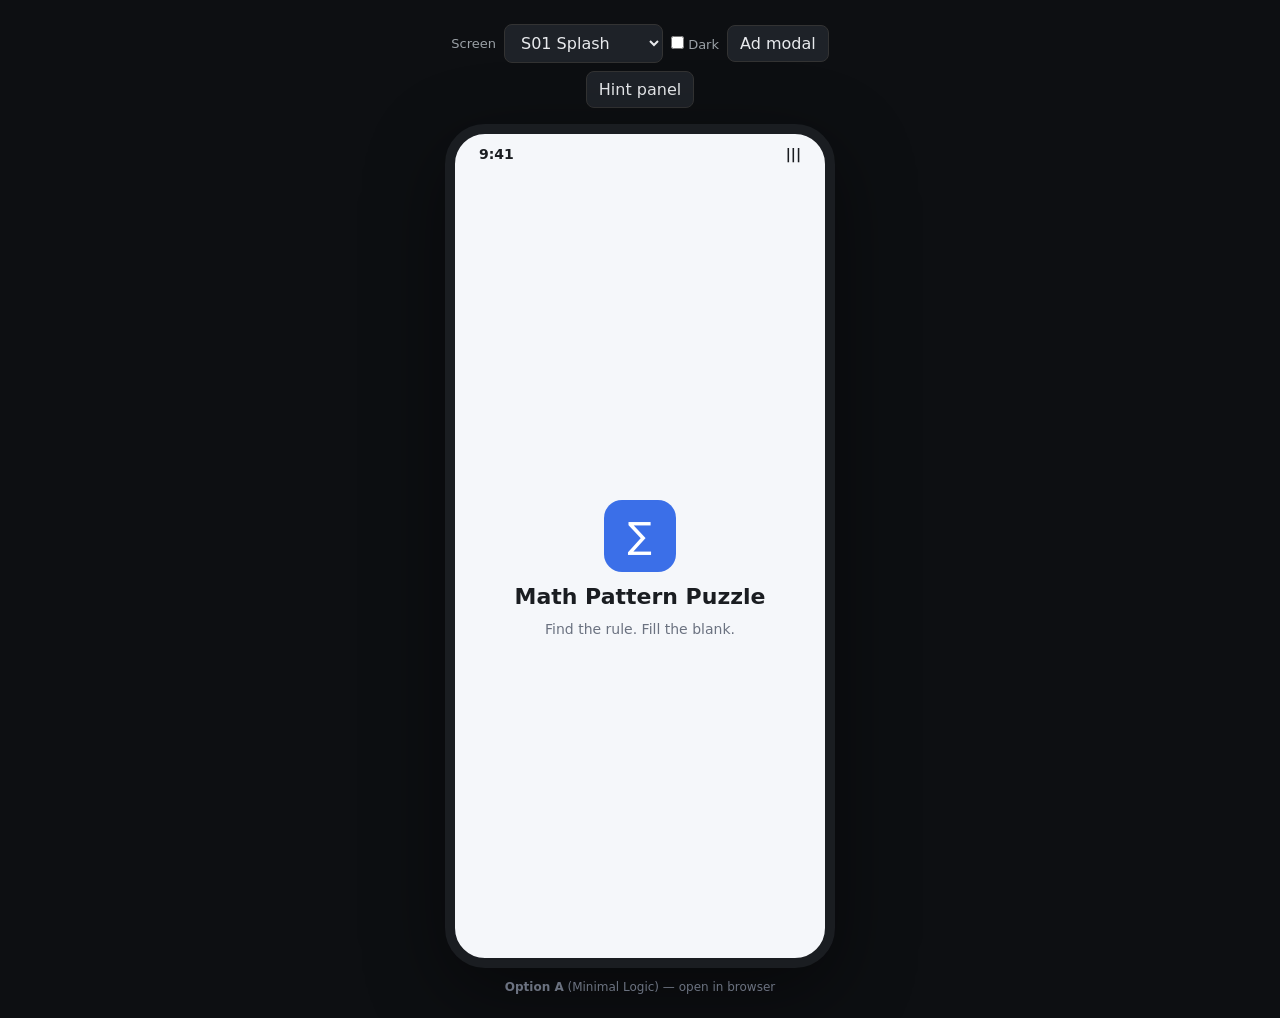
<file: docs/design/mock-a/index.html>
<!DOCTYPE html>
<html lang="en">
<head>
  <meta charset="UTF-8" />
  <meta name="viewport" content="width=device-width, initial-scale=1" />
  <title>Math Pattern Puzzle — Design A</title>
  <link rel="stylesheet" href="styles.css" />
</head>
<body>
  <div class="toolbar">
    <label for="screenSelect">Screen</label>
    <select id="screenSelect">
      <option value="splash">S01 Splash</option>
      <option value="levels">S04 Levels</option>
      <option value="puzzle">S05 Puzzle</option>
      <option value="complete">S06 Complete</option>
      <option value="settings">S08 Settings</option>
    </select>
    <label><input type="checkbox" id="darkToggle" /> Dark</label>
    <button type="button" id="showAdModal">Ad modal</button>
    <button type="button" id="showHint">Hint panel</button>
  </div>

  <div class="phone" id="phone" data-theme="light">
    <div class="status-bar"><span>9:41</span><span>|||</span></div>

    <section class="screen splash active" data-screen="splash">
      <div class="splash">
        <div class="logo">&#8721;</div>
        <h1>Math Pattern Puzzle</h1>
        <p>Find the rule. Fill the blank.</p>
      </div>
    </section>

    <section class="screen" data-screen="levels">
      <header class="header">
        <h1>Levels</h1>
        <button type="button" class="icon-btn" data-goto="settings">&#9881;</button>
      </header>
      <p class="progress-line">Progress: 3 / 100</p>
      <div class="level-grid" id="levelGrid"></div>
      <div class="banner-placeholder">Banner ad (optional)</div>
    </section>

    <section class="screen" data-screen="puzzle">
      <header class="header">
        <button type="button" class="icon-btn" data-goto="levels">&larr;</button>
        <h1>Level 3</h1>
      </header>
      <div class="card">
        <p class="puzzle-prompt">Find the missing number.</p>
        <div class="puzzle-grid">
          <span>8</span><span>1</span><span>6</span>
          <span>3</span><span>5</span><span>7</span>
          <span>4</span><span>9</span><span class="q">?</span>
        </div>
        <input type="number" placeholder="Your answer" />
        <button type="button" class="btn btn-primary">Submit</button>
        <div class="row-2">
          <button type="button" class="btn btn-secondary">Hint</button>
          <button type="button" class="btn btn-secondary">Show answer</button>
        </div>
        <div class="hint-panel" id="hintPanel" hidden>
          <strong>Hint:</strong> Look at the sum of each row.
        </div>
      </div>
    </section>

    <section class="screen" data-screen="complete">
      <header class="header"><h1>Level 3</h1></header>
      <div class="card complete-card">
        <p class="complete-icon">&#10003; &#9733;</p>
        <h2>Correct!</h2>
        <p class="muted">Perfect solve — no hints used.</p>
        <button type="button" class="btn btn-primary" data-goto="puzzle">Next level</button>
        <button type="button" class="btn btn-ghost" data-goto="levels">Back to levels</button>
      </div>
    </section>

    <section class="screen" data-screen="settings">
      <header class="header">
        <button type="button" class="icon-btn" data-goto="levels">&larr;</button>
        <h1>Settings</h1>
      </header>
      <div class="settings-list">
        <div class="settings-row"><span>Mute all</span><span class="toggle"></span></div>
        <div class="settings-row"><span>Music</span><span class="toggle on"></span></div>
        <div class="settings-row"><span>Sound effects</span><span class="toggle on"></span></div>
        <div class="settings-row"><span>Contact us</span><span class="chev">&rsaquo;</span></div>
        <div class="settings-row"><span>Support the developer</span><span class="chev">&rsaquo;</span></div>
        <div class="settings-row"><span>Privacy policy</span><span class="chev">&rsaquo;</span></div>
        <div class="settings-row"><span>Terms of use</span><span class="chev">&rsaquo;</span></div>
        <div class="settings-row"><span>About</span><span class="chev">&rsaquo;</span></div>
        <div class="settings-row danger"><span>Reset progress</span><span class="chev">&rsaquo;</span></div>
      </div>
    </section>

    <div class="modal-overlay" id="adModal">
      <div class="modal">
        <h2>Watch a short video</h2>
        <p>Unlock hint for this level.</p>
        <button type="button" class="btn btn-primary">Watch</button>
        <button type="button" class="btn btn-ghost" id="closeAd">Cancel</button>
      </div>
    </div>
  </div>

  <p class="caption"><strong>Option A</strong> (Minimal Logic) — open in browser</p>

  <script src="app.js"></script>
</body>
</html>
</file>
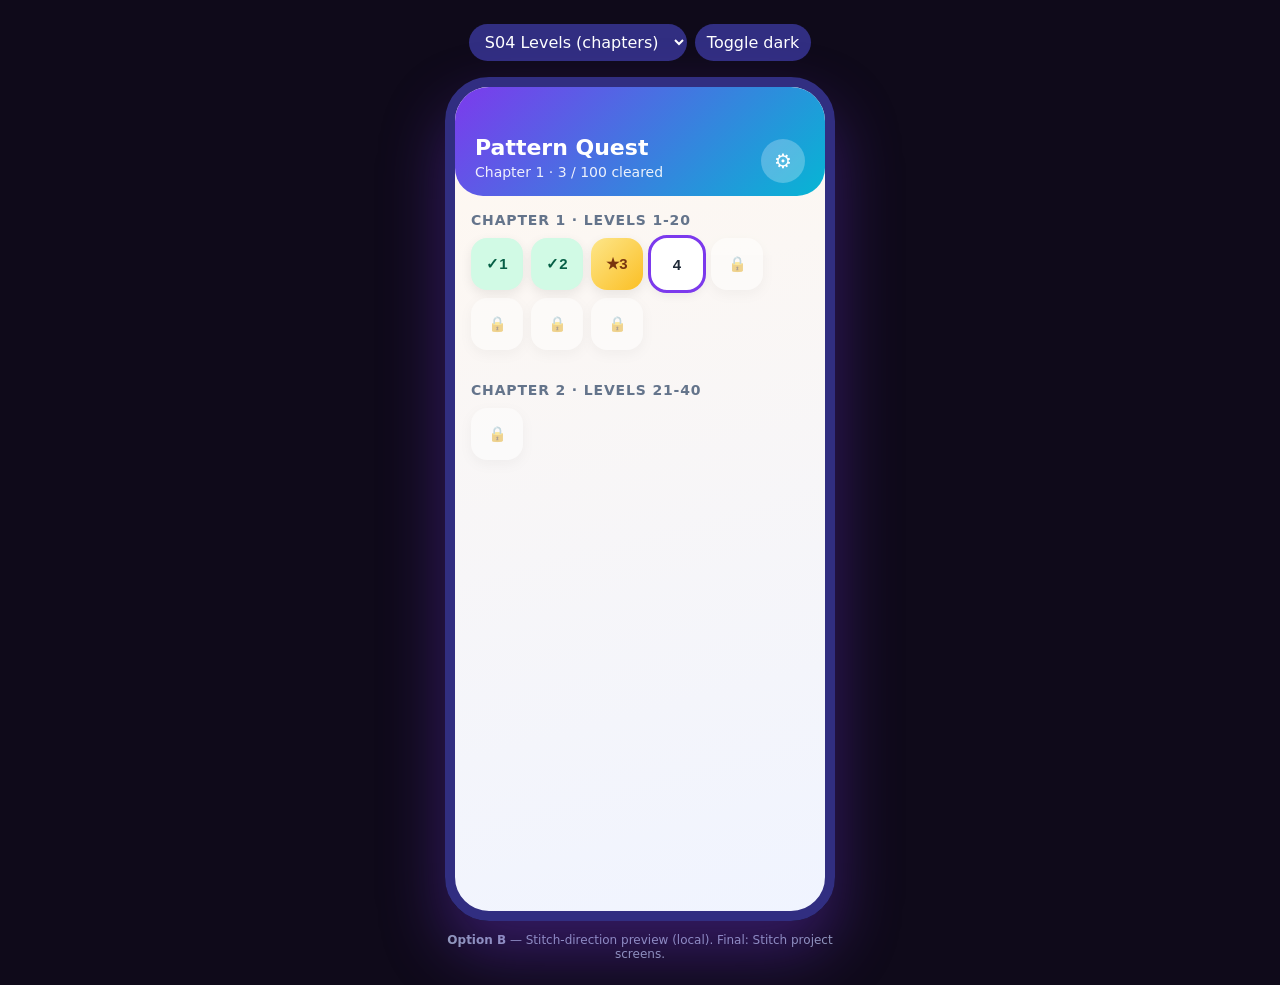
<file: docs/design/mock-b/index.html>
<!DOCTYPE html>
<html lang="en">
<head>
  <meta charset="UTF-8" />
  <meta name="viewport" content="width=device-width, initial-scale=1" />
  <title>Math Pattern Puzzle — Design B (Stitch)</title>
  <link rel="stylesheet" href="styles.css" />
</head>
<body>
  <div class="toolbar">
    <select id="screenSelect">
      <option value="levels">S04 Levels (chapters)</option>
      <option value="puzzle">S05 Puzzle</option>
      <option value="complete">S06 Complete</option>
      <option value="modal">Ad modal</option>
    </select>
    <button type="button" id="darkToggle">Toggle dark</button>
  </div>
  <div class="phone" id="phone" data-theme="light" style="position:relative">
    <section class="screen levels active" data-screen="levels">
      <div class="hero-header">
        <button type="button" class="fab-settings" title="Settings">&#9881;</button>
        <h1>Pattern Quest</h1>
        <p>Chapter 1 · 3 / 100 cleared</p>
      </div>
      <div class="chapter">
        <h2>Chapter 1 · Levels 1-20</h2>
        <div class="level-row" id="chips"></div>
      </div>
      <div class="chapter">
        <h2>Chapter 2 · Levels 21-40</h2>
        <div class="level-row">
          <button type="button" class="chip lock">&#128274;</button>
        </div>
      </div>
    </section>
    <section class="screen" data-screen="puzzle">
      <div class="hero-header" style="padding-top:44px">
        <h1>Level 4</h1>
        <p>Find the missing number</p>
      </div>
      <div class="card">
        <div class="puzzle-grid">
          <span>8</span><span>1</span><span>6</span>
          <span>3</span><span>5</span><span>7</span>
          <span>4</span><span>9</span><span class="q">?</span>
        </div>
        <input type="number" placeholder="?" />
        <button type="button" class="btn btn-main">Submit</button>
        <div class="row">
          <button type="button" class="btn btn-soft">&#128161; Hint</button>
          <button type="button" class="btn btn-soft">Answer</button>
        </div>
      </div>
    </section>
    <section class="screen" data-screen="complete">
      <div class="card" style="margin-top:120px;text-align:center">
        <p style="font-size:56px">&#127881;</p>
        <h2 style="margin:12px 0">Level cleared!</h2>
        <button type="button" class="btn btn-main">Next level</button>
      </div>
    </section>
    <div class="modal-overlay show" data-screen="modal" id="adModal" style="display:none">
      <div class="modal">
        <p class="icon">&#127916;</p>
        <h2>Unlock hint</h2>
        <p style="color:var(--muted);margin:12px 0 20px">Watch a short video to continue.</p>
        <button type="button" class="btn btn-main">Watch video</button>
        <button type="button" class="btn btn-soft" id="closeAd">Not now</button>
      </div>
    </div>
  </div>
  <p class="caption"><strong>Option B</strong> — Stitch-direction preview (local). Final: Stitch project screens.</p>
  <script src="app.js"></script>
</body>
</html>
</file>
<file: docs/design/mock-a/styles.css>
/* Option A — Minimal Logic (자체안) */
:root {
  --bg: #f5f7fa;
  --surface: #ffffff;
  --primary: #3b6fe8;
  --primary-pressed: #2f5fcb;
  --text: #1a1d21;
  --muted: #6b7280;
  --success: #2e9e5b;
  --error: #d14343;
  --border: #e5e7eb;
  --locked: #c4c9d0;
  --star: #f5a623;
  --radius: 12px;
  --font: "Segoe UI", system-ui, -apple-system, sans-serif;
}

[data-theme="dark"] {
  --bg: #121418;
  --surface: #1e2228;
  --primary: #5b8fff;
  --primary-pressed: #4a7ae6;
  --text: #e8eaed;
  --muted: #9aa0a6;
  --border: #2d333b;
  --locked: #4a4f57;
}

* { box-sizing: border-box; margin: 0; padding: 0; }

body {
  font-family: var(--font);
  background: #0d0f12;
  color: var(--text);
  min-height: 100vh;
  display: flex;
  flex-direction: column;
  align-items: center;
  padding: 24px 16px;
}

.toolbar {
  width: min(100%, 420px);
  display: flex;
  gap: 8px;
  flex-wrap: wrap;
  margin-bottom: 16px;
  align-items: center;
  justify-content: center;
}

.toolbar label { color: #9aa0a6; font-size: 13px; }

.toolbar select, .toolbar button {
  font: inherit;
  padding: 8px 12px;
  border-radius: 8px;
  border: 1px solid #333;
  background: #1e2228;
  color: #e8eaed;
  cursor: pointer;
}

.phone {
  width: 390px;
  height: 844px;
  background: var(--bg);
  border-radius: 40px;
  border: 10px solid #1a1d21;
  overflow: hidden;
  display: flex;
  flex-direction: column;
  box-shadow: 0 24px 80px rgba(0,0,0,.45);
}

.status-bar {
  height: 44px;
  padding: 12px 24px 0;
  font-size: 14px;
  font-weight: 600;
  display: flex;
  justify-content: space-between;
  color: var(--text);
}

.screen { flex: 1; display: none; flex-direction: column; overflow: auto; }
.screen.active { display: flex; }

.header {
  padding: 8px 16px 12px;
  display: flex;
  align-items: center;
  gap: 12px;
}

.header h1 { font-size: 20px; font-weight: 600; flex: 1; }

.icon-btn {
  width: 44px; height: 44px;
  border: none; background: transparent;
  font-size: 20px; cursor: pointer;
  color: var(--text);
  border-radius: 10px;
}

.icon-btn:hover { background: var(--border); }

.progress-line {
  margin: 0 16px 12px;
  font-size: 14px;
  color: var(--muted);
}

.level-grid {
  display: grid;
  grid-template-columns: repeat(5, 1fr);
  gap: 10px;
  padding: 0 16px 16px;
}

.level-cell {
  aspect-ratio: 1;
  border-radius: var(--radius);
  background: var(--surface);
  border: 2px solid var(--border);
  display: flex;
  align-items: center;
  justify-content: center;
  font-weight: 600;
  font-size: 15px;
  cursor: pointer;
}

.level-cell.done { border-color: var(--success); color: var(--success); }
.level-cell.perfect { border-color: var(--star); color: var(--star); }
.level-cell.locked { background: var(--locked); color: #fff; opacity: .7; cursor: not-allowed; }
.level-cell.current { border-color: var(--primary); box-shadow: 0 0 0 2px rgba(59,111,232,.25); }

.card {
  margin: 0 16px;
  padding: 20px;
  background: var(--surface);
  border-radius: var(--radius);
  border: 1px solid var(--border);
}

.puzzle-prompt { font-size: 18px; font-weight: 500; margin-bottom: 16px; line-height: 1.4; }

.puzzle-grid {
  display: grid;
  grid-template-columns: repeat(3, 1fr);
  gap: 8px;
  margin-bottom: 16px;
}

.puzzle-grid span {
  background: var(--bg);
  padding: 14px;
  text-align: center;
  border-radius: 8px;
  font-weight: 600;
  font-size: 18px;
}

.puzzle-grid .q { border: 2px dashed var(--primary); color: var(--primary); }

input[type="number"], input[type="text"], textarea {
  width: 100%;
  padding: 14px 16px;
  font-size: 18px;
  border: 2px solid var(--border);
  border-radius: var(--radius);
  background: var(--surface);
  color: var(--text);
  margin-bottom: 12px;
}

.btn {
  display: block;
  width: 100%;
  padding: 14px;
  font-size: 16px;
  font-weight: 600;
  border: none;
  border-radius: var(--radius);
  cursor: pointer;
  margin-bottom: 10px;
}

.btn-primary { background: var(--primary); color: #fff; }
.btn-primary:hover { background: var(--primary-pressed); }
.btn-primary:disabled { opacity: .45; cursor: not-allowed; }

.btn-secondary {
  background: var(--surface);
  color: var(--primary);
  border: 2px solid var(--primary);
}

.btn-ghost { background: transparent; color: var(--muted); border: 1px solid var(--border); }

.row-2 { display: grid; grid-template-columns: 1fr 1fr; gap: 10px; }

.hint-panel {
  margin-top: 12px;
  padding: 12px;
  background: #eef3fc;
  border-radius: 8px;
  font-size: 14px;
  color: #1e3a6e;
}

[data-theme="dark"] .hint-panel {
  background: #1a2744;
  color: #a8c4ff;
}

.settings-list { padding: 0 16px 24px; }

.settings-row {
  display: flex;
  align-items: center;
  justify-content: space-between;
  padding: 14px 0;
  border-bottom: 1px solid var(--border);
  font-size: 16px;
  cursor: pointer;
}

.settings-row.danger { color: var(--error); }

.toggle {
  width: 48px; height: 28px;
  background: var(--locked);
  border-radius: 14px;
  position: relative;
}

.toggle.on { background: var(--primary); }
.toggle::after {
  content: "";
  position: absolute;
  width: 22px; height: 22px;
  background: #fff;
  border-radius: 50%;
  top: 3px; left: 3px;
  transition: transform .2s;
}
.toggle.on::after { transform: translateX(20px); }

.modal-overlay {
  display: none;
  position: absolute;
  inset: 0;
  background: rgba(0,0,0,.5);
  align-items: center;
  justify-content: center;
  padding: 24px;
  z-index: 10;
}
.modal-overlay.show { display: flex; }

.modal {
  background: var(--surface);
  border-radius: 16px;
  padding: 24px;
  width: 100%;
  max-width: 320px;
  text-align: center;
}

.modal h2 { font-size: 18px; margin-bottom: 8px; }
.modal p { color: var(--muted); font-size: 14px; margin-bottom: 20px; }

.splash {
  flex: 1;
  display: flex;
  flex-direction: column;
  align-items: center;
  justify-content: center;
  gap: 12px;
}

.splash .logo {
  width: 72px; height: 72px;
  background: var(--primary);
  border-radius: 18px;
  display: flex;
  align-items: center;
  justify-content: center;
  font-size: 36px;
  color: #fff;
}

.splash h1 { font-size: 22px; }
.splash p { color: var(--muted); font-size: 14px; }

.complete-icon { font-size: 48px; text-align: center; margin: 24px 0 8px; }

.complete-card h2 { margin-bottom: 8px; }
.complete-card .muted { color: var(--muted); margin-bottom: 20px; font-size: 14px; }

.settings-row .chev { color: var(--muted); font-size: 20px; }

.banner-placeholder {
  margin: auto 16px 16px;
  height: 50px;
  background: var(--border);
  border-radius: 8px;
  display: flex;
  align-items: center;
  justify-content: center;
  font-size: 11px;
  color: var(--muted);
}

.caption {
  margin-top: 12px;
  font-size: 12px;
  color: #6b7280;
  text-align: center;
  max-width: 390px;
}
</file>
<file: docs/design/mock-b/styles.css>
/* Option B — Playful Gradient (Stitch direction preview) */
:root {
  --bg: linear-gradient(165deg, #fff8f0 0%, #f0f4ff 100%);
  --surface: #ffffff;
  --primary: #7c3aed;
  --primary2: #06b6d4;
  --text: #1f2937;
  --muted: #64748b;
  --success: #10b981;
  --radius: 20px;
  --font: "Segoe UI", system-ui, sans-serif;
}
[data-theme="dark"] {
  --bg: linear-gradient(165deg, #1a1025 0%, #0f172a 100%);
  --surface: #1e293b;
  --text: #f1f5f9;
  --muted: #94a3b8;
}
* { box-sizing: border-box; margin: 0; padding: 0; }
body {
  font-family: var(--font);
  background: #0f0a1a;
  min-height: 100vh;
  display: flex;
  flex-direction: column;
  align-items: center;
  padding: 24px 16px;
}
.toolbar { display: flex; gap: 8px; flex-wrap: wrap; margin-bottom: 16px; justify-content: center; }
.toolbar select, .toolbar button {
  padding: 8px 12px; border-radius: 999px; border: none;
  background: #312e81; color: #fff; cursor: pointer; font: inherit;
}
.phone {
  width: 390px; height: 844px;
  background: var(--bg);
  border-radius: 44px;
  border: 10px solid #312e81;
  overflow: hidden;
  display: flex;
  flex-direction: column;
  box-shadow: 0 32px 64px rgba(124,58,237,.35);
}
.hero-header {
  padding: 48px 20px 16px;
  background: linear-gradient(135deg, #7c3aed, #06b6d4);
  color: #fff;
  border-radius: 0 0 28px 28px;
}
.hero-header h1 { font-size: 22px; font-weight: 700; }
.hero-header p { opacity: .9; font-size: 14px; margin-top: 4px; }
.screen { flex: 1; display: none; flex-direction: column; overflow: auto; }
.screen.active { display: flex; }
.chapter { padding: 16px; }
.chapter h2 { font-size: 14px; color: var(--muted); margin-bottom: 10px; text-transform: uppercase; letter-spacing: .06em; }
.level-row { display: flex; gap: 8px; flex-wrap: wrap; }
.chip {
  min-width: 52px; height: 52px; border-radius: 16px;
  border: none; font-weight: 700; font-size: 15px;
  background: var(--surface); color: var(--text);
  box-shadow: 0 4px 12px rgba(0,0,0,.08);
  cursor: pointer;
}
.chip.done { background: #d1fae5; color: #065f46; }
.chip.star { background: linear-gradient(135deg, #fde68a, #fbbf24); color: #78350f; }
.chip.lock { opacity: .45; }
.chip.now { outline: 3px solid #7c3aed; }
.card {
  margin: 16px; padding: 20px;
  background: var(--surface);
  border-radius: var(--radius);
  box-shadow: 0 8px 24px rgba(0,0,0,.06);
}
.puzzle-grid {
  display: grid; grid-template-columns: repeat(3, 1fr); gap: 10px; margin: 16px 0;
}
.puzzle-grid span {
  padding: 16px; text-align: center; font-weight: 700; font-size: 20px;
  background: #f1f5f9; border-radius: 14px;
}
[data-theme="dark"] .puzzle-grid span { background: #334155; }
.puzzle-grid .q {
  background: linear-gradient(135deg, #ede9fe, #cffafe);
  color: #5b21b6;
}
input {
  width: 100%; padding: 16px; font-size: 18px; border: 2px solid #e2e8f0;
  border-radius: 14px; margin-bottom: 12px;
}
.btn {
  width: 100%; padding: 16px; border: none; border-radius: 999px;
  font-size: 16px; font-weight: 700; cursor: pointer; margin-bottom: 10px;
}
.btn-main {
  background: linear-gradient(90deg, #7c3aed, #06b6d4);
  color: #fff;
}
.btn-soft { background: #f1f5f9; color: #7c3aed; }
.row { display: grid; grid-template-columns: 1fr 1fr; gap: 10px; }
.fab-settings {
  position: absolute; right: 20px; top: 52px;
  width: 44px; height: 44px; border-radius: 50%;
  border: none; background: rgba(255,255,255,.25);
  color: #fff; font-size: 20px; cursor: pointer;
}
.modal-overlay {
  display: none; position: absolute; inset: 0;
  background: rgba(15,10,26,.6); align-items: center; justify-content: center; padding: 24px;
}
.modal-overlay.show { display: flex; }
.modal {
  background: var(--surface); border-radius: 24px; padding: 28px; text-align: center; width: 100%;
}
.modal .icon { font-size: 40px; margin-bottom: 12px; }
.caption { color: #94a3b8; font-size: 12px; margin-top: 12px; text-align: center; max-width: 390px; }
</file>
